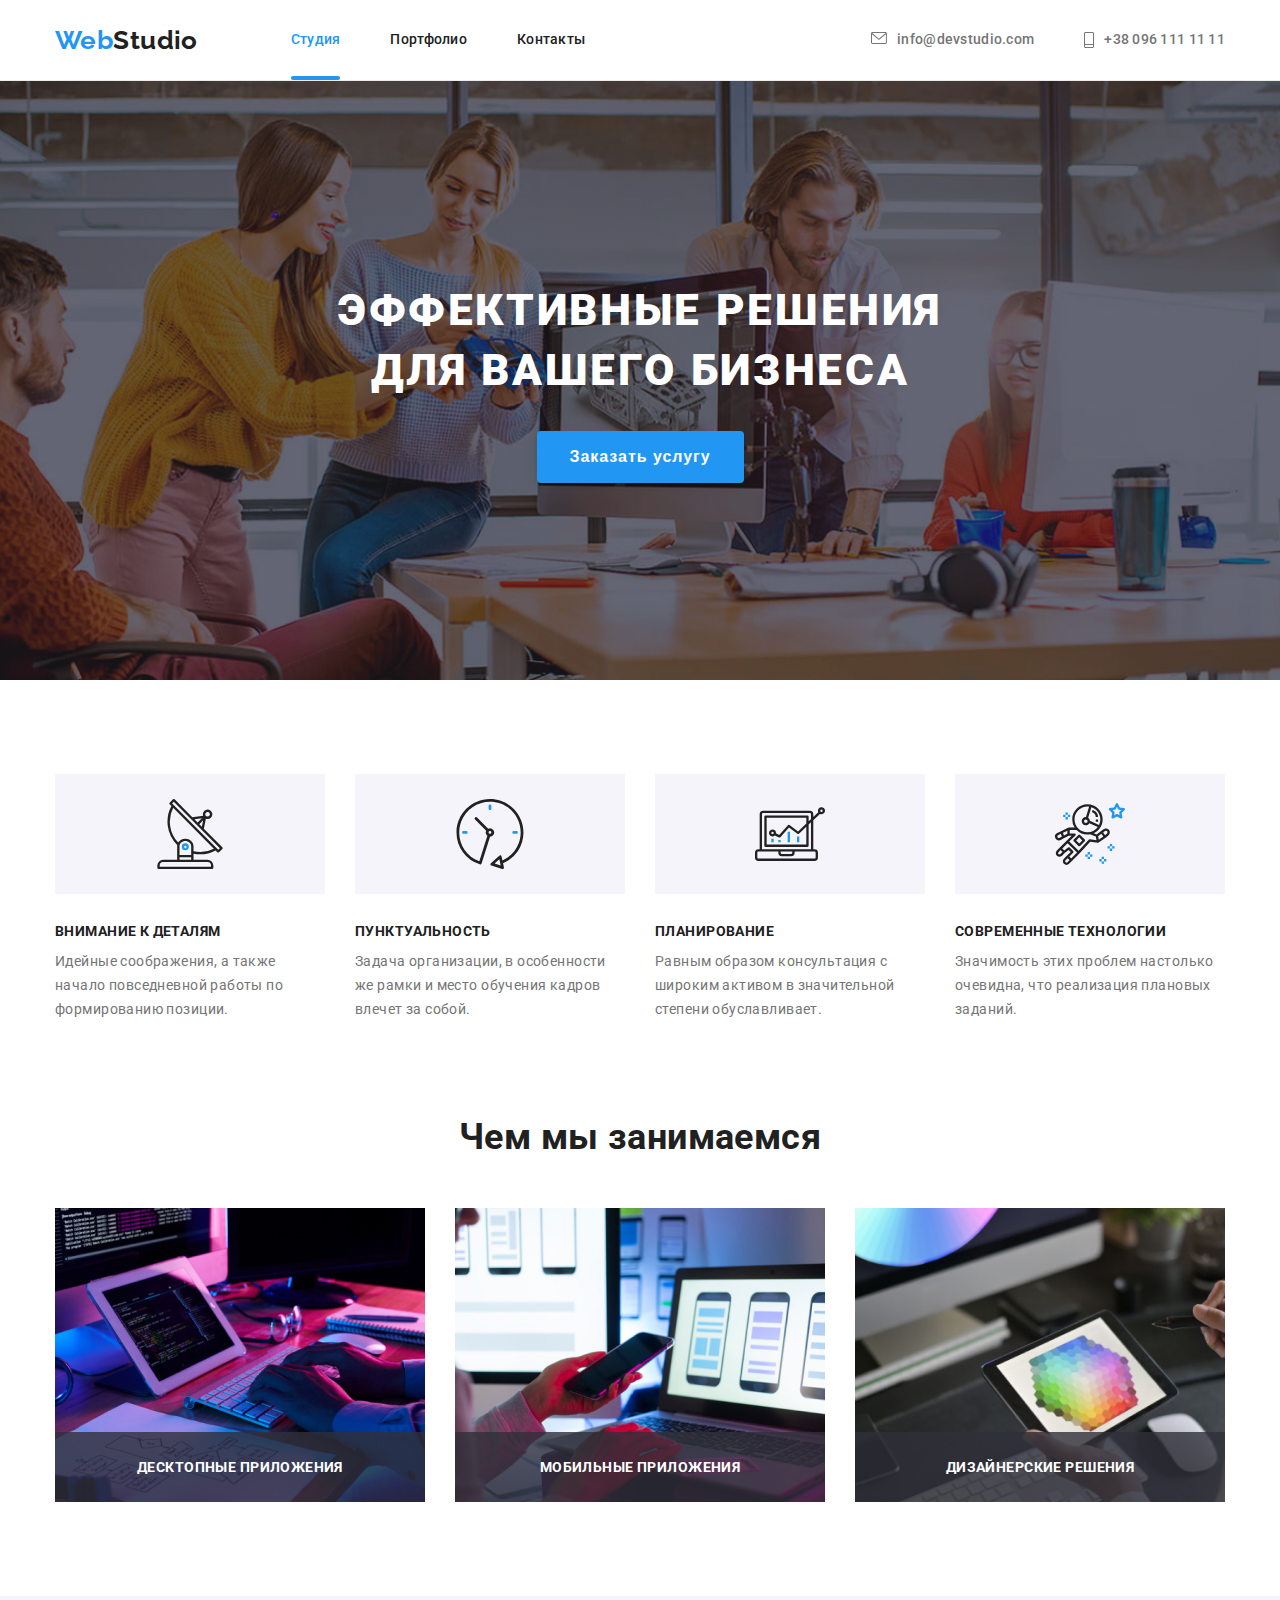
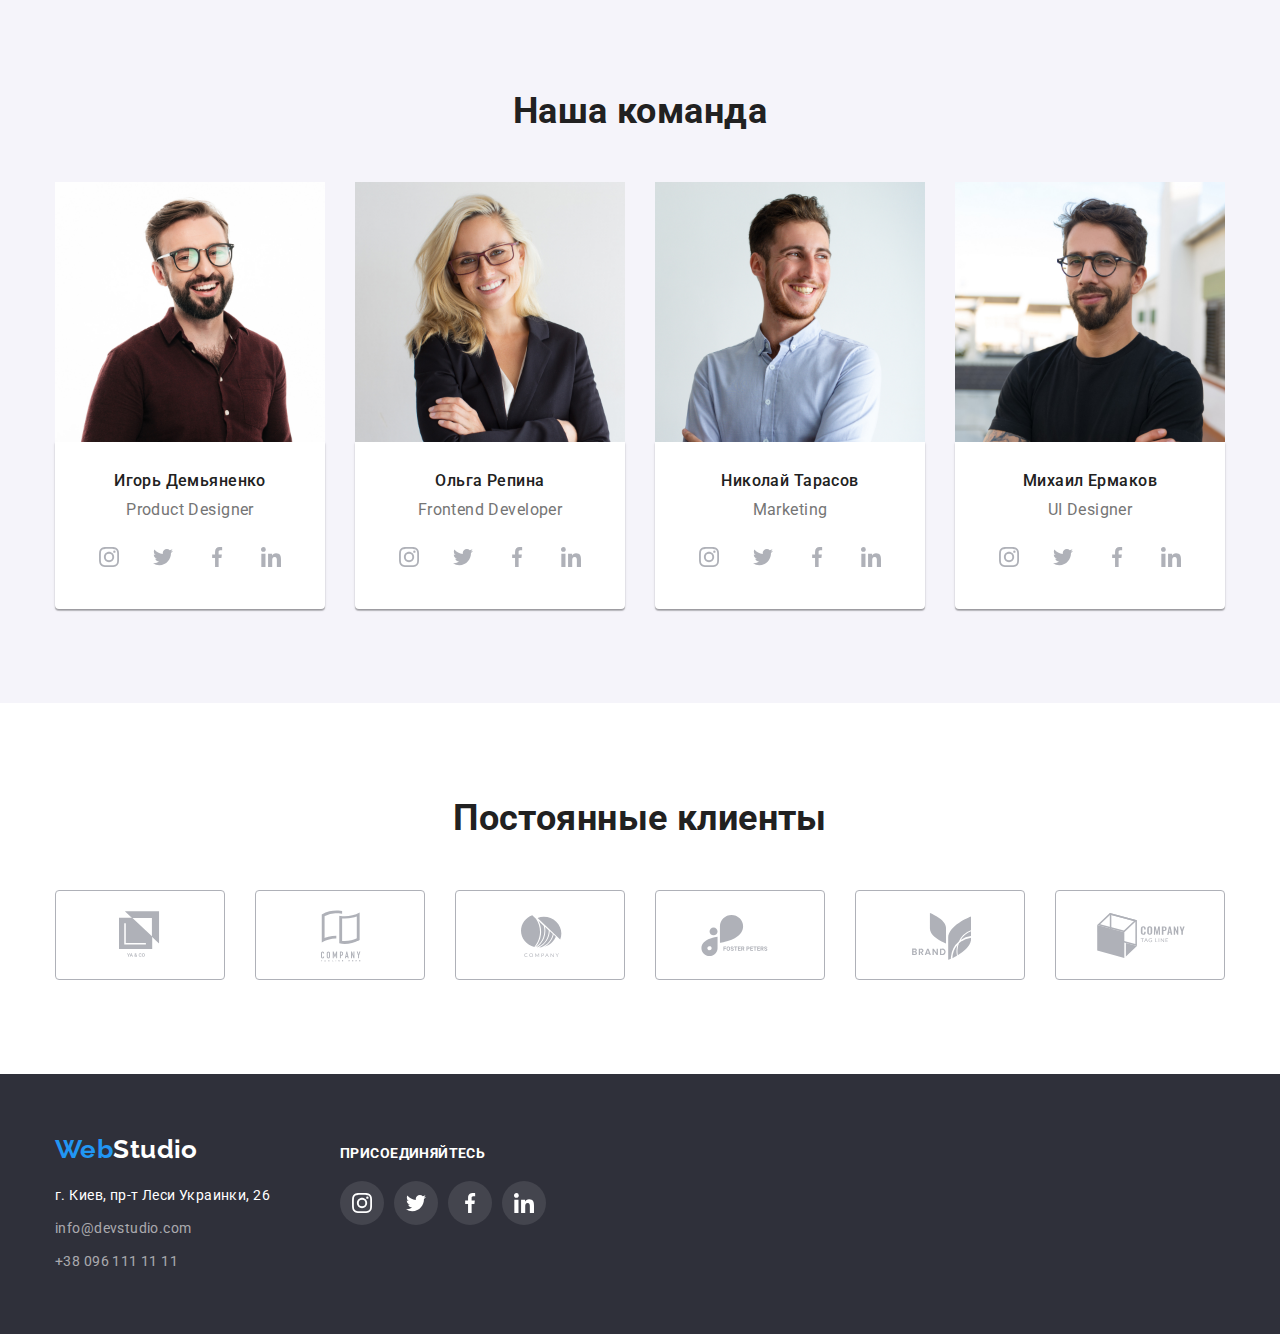
<file: index.html>
<!DOCTYPE html>
<html lang="ru">
  <head>
    <meta charset="UTF-8" />
    <meta name="viewport" content="width=device-width, initial-scale=1.0" />
    <title>Studio</title>
    <link rel="preconnect" href="https://fonts.gstatic.com" />
    <link
      href="https://fonts.googleapis.com/css2?family=Raleway:wght@700&family=Roboto:wght@400;500;700;900&display=swap"
      rel="stylesheet"
    />
    <link rel="stylesheet" href="./css/style.css" />
  </head>
  <body>
    <!-- PAGE HEADER -->
    <header class="site-header">
      <div class="container">
        <nav class="site-menu">
          <a class="logo" href="./index.html"><span>Web</span>Studio</a>

          <ul class="nav-menu list">
            <li class="item">
              <a class="link current" href="#">Студия</a>
            </li>
            <li class="item">
              <a class="link" href="./portfolio.html">Портфолио</a>
            </li>
            <li class="item">
              <a class="link" href="#">Контакты</a>
            </li>
          </ul>

          <ul class="contact-menu list">
            <li class="item">
              <a class="link" href="mailto:info@devstudio.com">
                <svg class="icon" width="16" height="12">
                  <use href="./img/sprite.svg#envelope"></use>
                </svg>
                <span>info@devstudio.com</span>
              </a>
            </li>
            <li class="item">
              <a class="link" href="mailto:info@devstudio.com">
                <svg class="icon" width="10" height="16">
                  <use href="./img/sprite.svg#phone"></use>
                </svg>
                <span>+38 096 111 11 11</span>
              </a>
            </li>
          </ul>
        </nav>
      </div>
    </header>

    <!-- MAIN CONTENT -->
    <main>
      <!-- HERO -->
      <section class="hero">
        <h1 class="hero-title">Эффективные решения<br />для вашего бизнеса</h1>
        <button class="hero-btn" type="button" data-modal-open>
          Заказать услугу
        </button>

        <div class="backdrop is-hidden" data-modal>
          <div class="modal">
            <button class="close-btn-box" data-modal-close></button>
          </div>
        </div>
      </section>

      <!-- FEATURES -->
      <section class="features">
        <div class="container">
          <h2 class="section-title visually-hidden">Our features</h2>

          <ul class="features-list list">
            <li class="item">
              <div class="icon-box">
                <svg class="icon" width="70" height="70">
                  <use href="./img/sprite.svg#antenna"></use>
                </svg>
              </div>
              <h3 class="title">Внимание к деталям</h3>
              <p class="text">
                Идейные соображения, а также начало повседневной работы по
                формированию позиции.
              </p>
            </li>
            <li class="item">
              <div class="icon-box">
                <svg class="icon" width="70" height="70">
                  <use href="./img/sprite.svg#clock"></use>
                </svg>
              </div>
              <h3 class="title">Пунктуальность</h3>
              <p class="text">
                Задача организации, в особенности же рамки и место обучения
                кадров влечет за собой.
              </p>
            </li>
            <li class="item">
              <div class="icon-box">
                <svg class="icon" width="70" height="70">
                  <use href="./img/sprite.svg#diagram"></use>
                </svg>
              </div>
              <h3 class="title">Планирование</h3>
              <p class="text">
                Равным образом консультация с широким активом в значительной
                степени обуславливает.
              </p>
            </li>
            <li class="item">
              <div class="icon-box">
                <svg class="icon" width="70" height="70">
                  <use href="./img/sprite.svg#astronaut"></use>
                </svg>
              </div>
              <h3 class="title">Современные технологии</h3>
              <p class="text">
                Значимость этих проблем настолько очевидна, что реализация
                плановых заданий.
              </p>
            </li>
          </ul>
        </div>
      </section>

      <!-- PRODUCT-->
      <section class="product">
        <div class="container">
          <h2 class="section-title">Чем мы занимаемся</h2>

          <ul class="product-list list">
            <li class="item">
              <img
                src="./img/product-1.jpg"
                width="370"
                height="294"
                alt="Десктопные приложения"
              />
              <p class="product-description">Десктопные приложения</p>
            </li>
            <li class="item">
              <img
                src="./img/product-2.jpg"
                width="370"
                height="294"
                alt="Мобильные приложения"
              />
              <p class="product-description">Мобильные приложения</p>
            </li>
            <li class="item">
              <img
                src="./img/product-3.jpg"
                width="370"
                height="294"
                alt="Дизайнерские решения"
              />
              <p class="product-description">Дизайнерские решения</p>
            </li>
          </ul>
        </div>
      </section>

      <!-- TEAM -->
      <section class="team">
        <div class="container">
          <h2 class="section-title">Наша команда</h2>

          <ul class="team-list list">
            <li class="item">
              <img
                class="card-image"
                src="./img/staff-1.jpg"
                width="270"
                height="260"
                alt="Фотография Игоря Демьяненко"
              />
              <div class="card-content">
                <h3 class="name">Игорь Демьяненко</h3>
                <p class="rank">Product Designer</p>

                <ul class="social-list-light list">
                  <li class="item">
                    <a class="link" href="">
                      <svg class="icon" width="20" height="20">
                        <use href="./img/sprite.svg#instagram"></use>
                      </svg>
                    </a>
                  </li>
                  <li class="item">
                    <a class="link" href="">
                      <svg class="icon" width="20" height="20">
                        <use href="./img/sprite.svg#twitter-1"></use>
                      </svg>
                    </a>
                  </li>
                  <li class="item">
                    <a class="link" href="">
                      <svg class="icon" width="20" height="20">
                        <use href="./img/sprite.svg#facebook"></use>
                      </svg>
                    </a>
                  </li>
                  <li class="item">
                    <a class="link" href="">
                      <svg class="icon" width="20" height="20">
                        <use href="./img/sprite.svg#linkedin"></use>
                      </svg>
                    </a>
                  </li>
                </ul>
              </div>
            </li>
            <li class="item">
              <img
                class="card-image"
                src="./img/staff-2.jpg"
                width="270"
                height="260"
                alt="Фотография Ольги Репиной"
              />
              <div class="card-content">
                <h3 class="name">Ольга Репина</h3>
                <p class="rank">Frontend Developer</p>

                <ul class="social-list-light list">
                  <li class="item">
                    <a class="link" href="">
                      <svg class="icon" width="20" height="20">
                        <use href="./img/sprite.svg#instagram"></use>
                      </svg>
                    </a>
                  </li>
                  <li class="item">
                    <a class="link" href="">
                      <svg class="icon" width="20" height="20">
                        <use href="./img/sprite.svg#twitter-1"></use>
                      </svg>
                    </a>
                  </li>
                  <li class="item">
                    <a class="link" href="">
                      <svg class="icon" width="20" height="20">
                        <use href="./img/sprite.svg#facebook"></use>
                      </svg>
                    </a>
                  </li>
                  <li class="item">
                    <a class="link" href="">
                      <svg class="icon" width="20" height="20">
                        <use href="./img/sprite.svg#linkedin"></use>
                      </svg>
                    </a>
                  </li>
                </ul>
              </div>
            </li>
            <li class="item">
              <img
                class="card-image"
                src="./img/staff-3.jpg"
                width="270"
                height="260"
                alt="Фотография Николая Тарасова"
              />
              <div class="card-content">
                <h3 class="name">Николай Тарасов</h3>
                <p class="rank">Marketing</p>

                <ul class="social-list-light list">
                  <li class="item">
                    <a class="link" href="">
                      <svg class="icon" width="20" height="20">
                        <use href="./img/sprite.svg#instagram"></use>
                      </svg>
                    </a>
                  </li>
                  <li class="item">
                    <a class="link" href="">
                      <svg class="icon" width="20" height="20">
                        <use href="./img/sprite.svg#twitter-1"></use>
                      </svg>
                    </a>
                  </li>
                  <li class="item">
                    <a class="link" href="">
                      <svg class="icon" width="20" height="20">
                        <use href="./img/sprite.svg#facebook"></use>
                      </svg>
                    </a>
                  </li>
                  <li class="item">
                    <a class="link" href="">
                      <svg class="icon" width="20" height="20">
                        <use href="./img/sprite.svg#linkedin"></use>
                      </svg>
                    </a>
                  </li>
                </ul>
              </div>
            </li>
            <li class="item">
              <img
                class="card-image"
                src="./img/staff-4.jpg"
                width="270"
                height="260"
                alt="Фотография Михаила Ермакова"
              />
              <div class="card-content">
                <h3 class="name">Михаил Ермаков</h3>
                <p class="rank">UI Designer</p>

                <ul class="social-list-light list">
                  <li class="item">
                    <a class="link" href="">
                      <svg class="icon" width="20" height="20">
                        <use href="./img/sprite.svg#instagram"></use>
                      </svg>
                    </a>
                  </li>
                  <li class="item">
                    <a class="link" href="">
                      <svg class="icon" width="20" height="20">
                        <use href="./img/sprite.svg#twitter-1"></use>
                      </svg>
                    </a>
                  </li>
                  <li class="item">
                    <a class="link" href="">
                      <svg class="icon" width="20" height="20">
                        <use href="./img/sprite.svg#facebook"></use>
                      </svg>
                    </a>
                  </li>
                  <li class="item">
                    <a class="link" href="">
                      <svg class="icon" width="20" height="20">
                        <use href="./img/sprite.svg#linkedin"></use>
                      </svg>
                    </a>
                  </li>
                </ul>
              </div>
            </li>
          </ul>
        </div>
      </section>

      <!-- CLIENTS -->
      <section class="clients">
        <div class="container">
          <h2 class="section-title">Постоянные клиенты</h2>

          <ul class="clients-list list">
            <li class="item">
              <a class="link link-logo-1" href="">
                <svg class="icon" width="44.27" height="49.23">
                  <use href="./img/sprite.svg#logo-1"></use>
                </svg>
              </a>
            </li>
            <li class="item">
              <a class="link link-logo-2" href="">
                <svg class="icon" width="40" height="52">
                  <use href="./img/sprite.svg#logo-2"></use>
                </svg>
              </a>
            </li>
            <li class="item">
              <a class="link link-logo-3" href="">
                <svg class="icon" width="41" height="42.6">
                  <use href="./img/sprite.svg#logo-3"></use>
                </svg>
              </a>
            </li>
            <li class="item">
              <a class="link link-logo-4" href="">
                <svg class="icon" width="79.66" height="42.02">
                  <use href="./img/sprite.svg#logo-4"></use>
                </svg>
              </a>
            </li>
            <li class="item">
              <a class="link link-logo-5" href="">
                <svg class="icon" width="59" height="47">
                  <use href="./img/sprite.svg#logo-5"></use>
                </svg>
              </a>
            </li>
            <li class="item">
              <a class="link link-logo-6" href="">
                <svg class="icon" width="88.48" height="45.44">
                  <use href="./img/sprite.svg#logo-6"></use>
                </svg>
              </a>
            </li>
          </ul>
        </div>
      </section>
    </main>

    <!--  PAGE FOOTER -->
    <footer class="footer">
      <div class="container">
        <div class="footer-inner">
          <div class="address-box">
            <a class="logo" href="./index.html"
              ><span>Web</span><span class="logo-accent">Studio</span></a
            >

            <address class="address-list">
              <a
                class="address-link link"
                href="https://goo.gl/maps/etGkYaVcKBRJmerx5"
                target="_blank"
              >
                г. Киев, пр-т Леси Украинки, 26</a
              ><br />
              <a class="contact-link link" href="mailto:info@devstudio.com"
                >info@devstudio.com</a
              ><br />
              <a class="contact-link link" href="tel:+380961111111">
                +38 096 111 11 11</a
              >
            </address>
          </div>
          <div class="social-box">
            <b class="sign-up">Присоединяйтесь</b>

            <ul class="social-list-dark list">
              <li class="item">
                <a class="link" href="">
                  <svg class="icon" width="20" height="20">
                    <use href="./img/sprite.svg#instagram"></use>
                  </svg>
                </a>
              </li>
              <li class="item">
                <a class="link" href="">
                  <svg class="icon" width="20" height="20">
                    <use href="./img/sprite.svg#twitter-1"></use>
                  </svg>
                </a>
              </li>
              <li class="item">
                <a class="link" href="">
                  <svg class="icon" width="20" height="20">
                    <use href="./img/sprite.svg#facebook"></use>
                  </svg>
                </a>
              </li>
              <li class="item">
                <a class="link" href="">
                  <svg class="icon" width="20" height="20">
                    <use href="./img/sprite.svg#linkedin"></use>
                  </svg>
                </a>
              </li>
            </ul>
          </div>
        </div>
      </div>
    </footer>

    <script src="./js/modal.js"></script>
  </body>
</html>
</file>
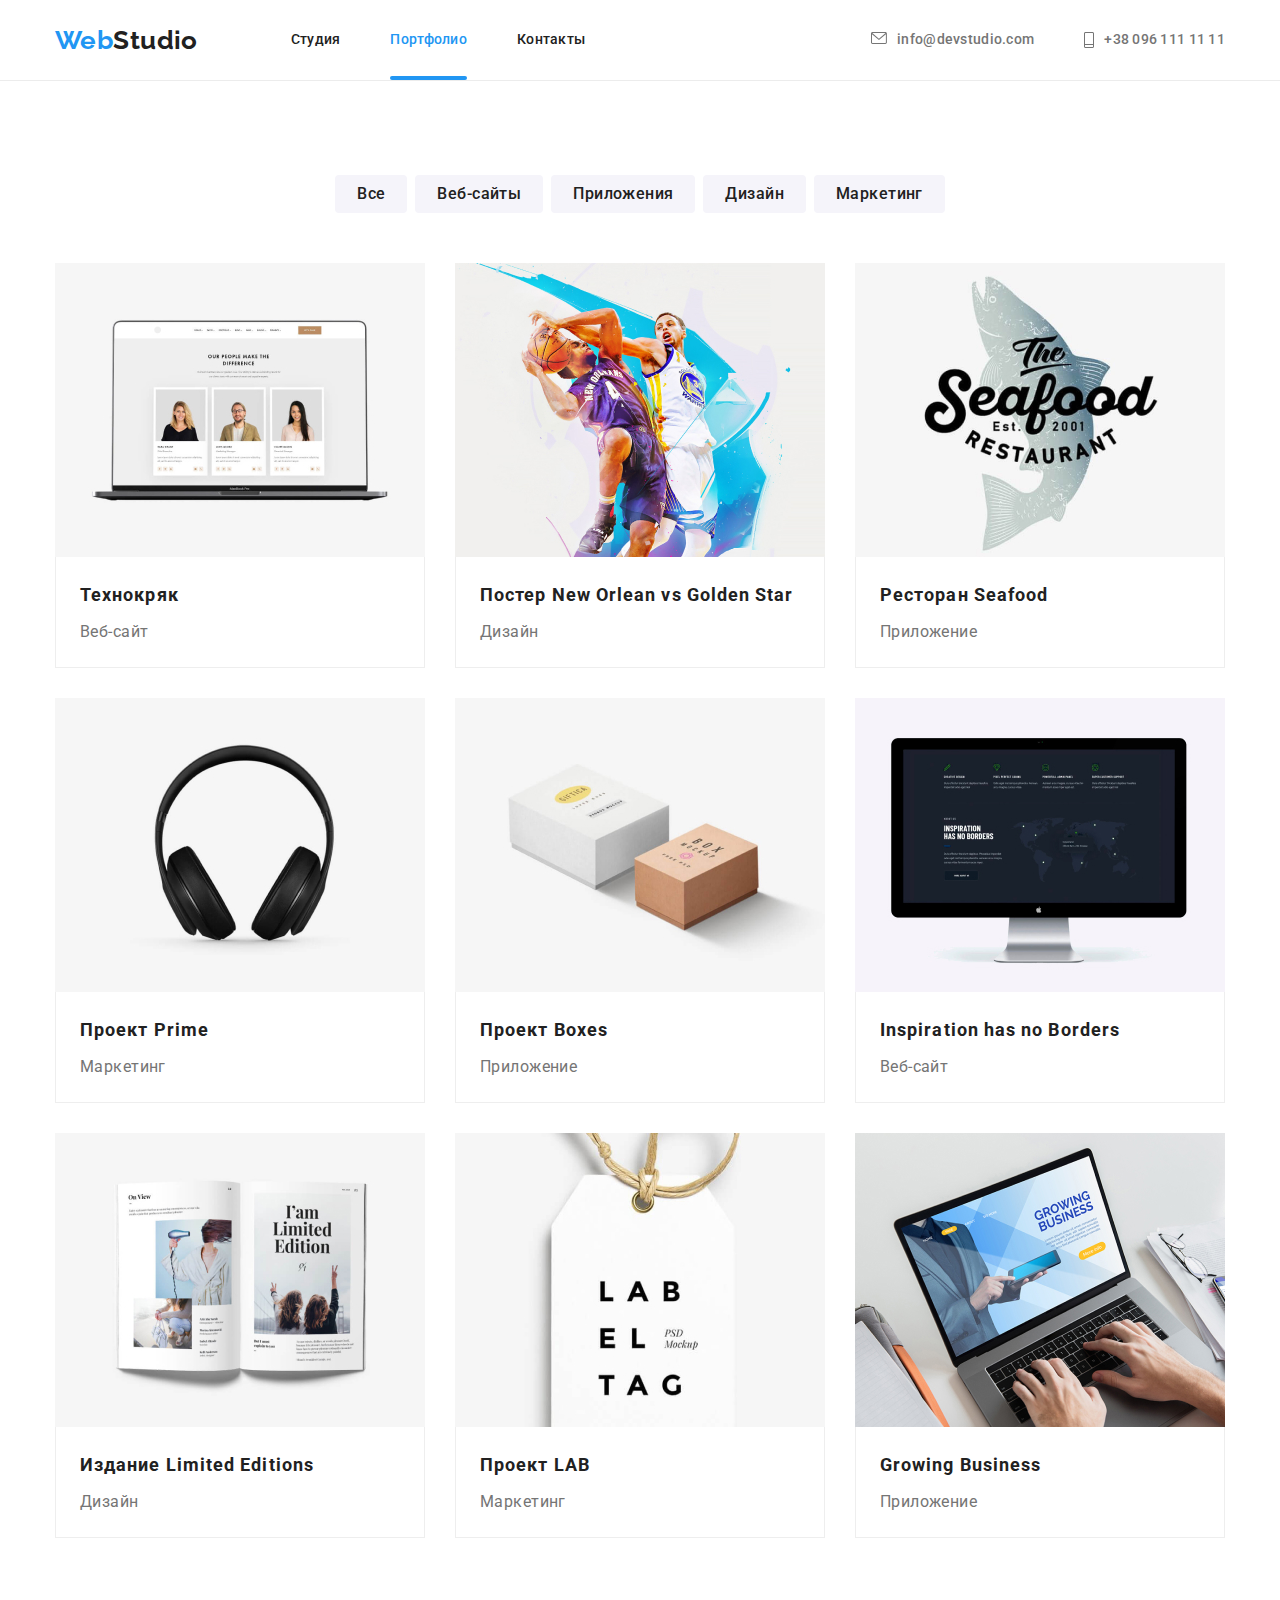
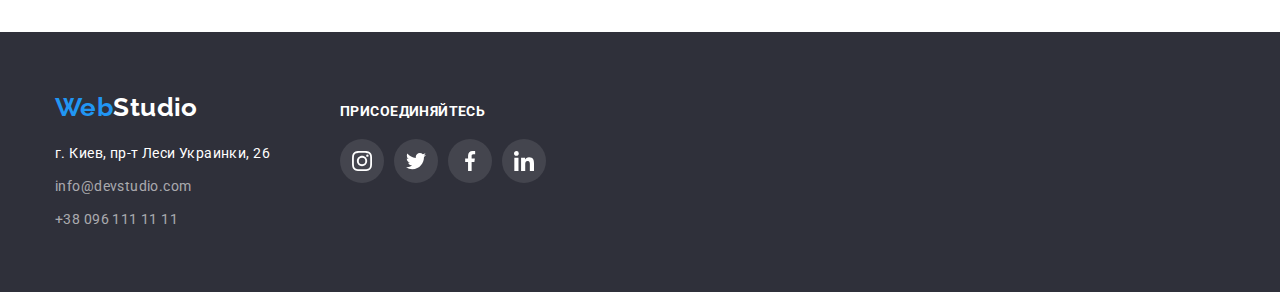
<file: portfolio.html>
<!DOCTYPE html>
<html lang="ru">
  <head>
    <meta charset="UTF-8" />
    <meta name="viewport" content="width=device-width, initial-scale=1.0" />
    <title>Portfolio</title>
    <link rel="preconnect" href="https://fonts.gstatic.com" />
    <link
      href="https://fonts.googleapis.com/css2?family=Raleway:wght@700&family=Roboto:wght@400;500;700;900&display=swap"
      rel="stylesheet"
    />
    <link rel="stylesheet" href="./css/style.css" />
  </head>
  <body>
    <!-- Page header -->
    <header class="site-header">
      <div class="container">
        <nav class="site-menu">
          <a class="logo" href="./index.html"><span>Web</span>Studio</a>

          <ul class="nav-menu list">
            <li class="item">
              <a class="link" href="./index.html">Студия</a>
            </li>
            <li class="item">
              <a class="link current" href="#">Портфолио</a>
            </li>
            <li class="item">
              <a class="link" href="#">Контакты</a>
            </li>
          </ul>

          <ul class="contact-menu list">
            <li class="item">
              <a class="link" href="mailto:info@devstudio.com">
                <svg class="icon" width="16" height="12">
                  <use href="./img/sprite.svg#envelope"></use>
                </svg>
                <span>info@devstudio.com</span>
              </a>
            </li>
            <li class="item">
              <a class="link" href="mailto:info@devstudio.com">
                <svg class="icon" width="10" height="16">
                  <use href="./img/sprite.svg#phone"></use>
                </svg>
                <span>+38 096 111 11 11</span>
              </a>
            </li>
          </ul>
        </nav>
      </div>
    </header>

    <!-- Main content -->
    <main>
      <section class="portfolio">
        <div class="container">
          <ul class="filter-list list">
            <li class="item">
              <button class="filter-btn" type="button">Все</button>
            </li>
            <li class="item">
              <button class="filter-btn" type="button">Веб-сайты</button>
            </li>
            <li class="item">
              <button class="filter-btn" type="button">Приложения</button>
            </li>
            <li class="item">
              <button class="filter-btn" type="button">Дизайн</button>
            </li>
            <li class="item">
              <button class="filter-btn" type="button">Маркетинг</button>
            </li>
          </ul>

          <h1 class="section-title visually-hidden">Портфолио</h1>
          <ul class="portfolio-list list">
            <li class="card">
              <a class="link" href="">
                <div class="card-thumb">
                  <img
                    class="card-image"
                    src="./img/portfolio/technokriak.jpg"
                    width="370"
                    height="294"
                    alt="Ноутбук"
                  />
                  <p class="card-description">
                    Технокряк это современная площадка распространения
                    коронавируса. Компании используют эту платформу для
                    цифрового шпионажа и атак на защищённые сервера конкурентов.
                  </p>
                </div>
                <div class="card-content">
                  <h2 class="title">Технокряк</h2>
                  <p class="text">Веб-сайт</p>
                </div>
              </a>
            </li>
            <li class="card">
              <a class="link" href="">
                <div class="card-thumb">
                  <img
                    class="card-image"
                    src="./img/portfolio/new-orlean.jpg"
                    width="370"
                    height="294"
                    alt="Два баскетболиста"
                  />
                  <p class="card-description">
                    Технокряк это современная площадка распространения
                    коронавируса. Компании используют эту платформу для
                    цифрового шпионажа и атак на защищённые сервера конкурентов.
                  </p>
                </div>
                <div class="card-content">
                  <h2 class="title">Постер New Orlean vs Golden Star</h2>
                  <p class="text">Дизайн</p>
                </div>
              </a>
            </li>
            <li class="card">
              <a class="link" href="">
                <div class="card-thumb">
                  <img
                    class="card-image"
                    src="./img/portfolio/seafood.jpg"
                    width="370"
                    height="294"
                    alt="Логотип ресторана &lt;Seafood&gt;"
                  />
                  <p class="card-description">
                    Технокряк это современная площадка распространения
                    коронавируса. Компании используют эту платформу для
                    цифрового шпионажа и атак на защищённые сервера конкурентов.
                  </p>
                </div>
                <div class="card-content">
                  <h2 class="title">Ресторан Seafood</h2>
                  <p class="text">Приложение</p>
                </div>
              </a>
            </li>
            <li class="card">
              <a class="link" href="">
                <div class="card-thumb">
                  <img
                    class="card-image"
                    src="./img/portfolio/prime.jpg"
                    width="370"
                    height="294"
                    alt="Фотография наушников"
                  />
                  <p class="card-description">
                    Технокряк это современная площадка распространения
                    коронавируса. Компании используют эту платформу для
                    цифрового шпионажа и атак на защищённые сервера конкурентов.
                  </p>
                </div>
                <div class="card-content">
                  <h2 class="title">Проект Prime</h2>
                  <p class="text">Маркетинг</p>
                </div>
              </a>
            </li>
            <li class="card">
              <a class="link" href="">
                <div class="card-thumb">
                  <img
                    class="card-image"
                    src="./img/portfolio/boxes.jpg"
                    width="370"
                    height="294"
                    alt="Две коробки"
                  />
                  <p class="card-description">
                    Технокряк это современная площадка распространения
                    коронавируса. Компании используют эту платформу для
                    цифрового шпионажа и атак на защищённые сервера конкурентов.
                  </p>
                </div>
                <div class="card-content">
                  <h2 class="title">Проект Boxes</h2>
                  <p class="text">Приложение</p>
                </div>
              </a>
            </li>
            <li class="card">
              <a class="link" href="">
                <div class="card-thumb">
                  <img
                    class="card-image"
                    src="./img/portfolio/inspiration.jpg"
                    width="370"
                    height="294"
                    alt="Монитор"
                  />
                  <p class="card-description">
                    Технокряк это современная площадка распространения
                    коронавируса. Компании используют эту платформу для
                    цифрового шпионажа и атак на защищённые сервера конкурентов.
                  </p>
                </div>
                <div class="card-content">
                  <h2 class="title">Inspiration has no Borders</h2>
                  <p class="text">Веб-сайт</p>
                </div>
              </a>
            </li>
            <li class="card">
              <a class="link" href="">
                <div class="card-thumb">
                  <img
                    class="card-image"
                    src="./img/portfolio/limited.jpg"
                    width="370"
                    height="294"
                    alt="Журнал &lt;Limited Edition&gt;"
                  />
                  <p class="card-description">
                    Технокряк это современная площадка распространения
                    коронавируса. Компании используют эту платформу для
                    цифрового шпионажа и атак на защищённые сервера конкурентов.
                  </p>
                </div>
                <div class="card-content">
                  <h2 class="title">Издание Limited Editions</h2>
                  <p class="text">Дизайн</p>
                </div>
              </a>
            </li>
            <li class="card">
              <a class="link" href="">
                <div class="card-thumb">
                  <img
                    class="card-image"
                    src="./img/portfolio/lab.jpg"
                    width="370"
                    height="294"
                    alt="Бирка &lt;LAB EL TAG&gt;"
                  />
                  <p class="card-description">
                    Технокряк это современная площадка распространения
                    коронавируса. Компании используют эту платформу для
                    цифрового шпионажа и атак на защищённые сервера конкурентов.
                  </p>
                </div>
                <div class="card-content">
                  <h2 class="title">Проект LAB</h2>
                  <p class="text">Маркетинг</p>
                </div>
              </a>
            </li>
            <li class="card">
              <a class="link" href="">
                <div class="card-thumb">
                  <img
                    class="card-image"
                    src="./img/portfolio/business.jpg"
                    width="370"
                    height="294"
                    alt="Ноутбук"
                  />
                  <p class="card-description">
                    Технокряк это современная площадка распространения
                    коронавируса. Компании используют эту платформу для
                    цифрового шпионажа и атак на защищённые сервера конкурентов.
                  </p>
                </div>
                <div class="card-content">
                  <h2 class="title">Growing Business</h2>
                  <p class="text">Приложение</p>
                </div>
              </a>
            </li>
          </ul>
        </div>
      </section>
    </main>

    <!--  Page footer -->
    <footer class="footer">
      <div class="container">
        <div class="footer-inner">
          <div class="address-box">
            <a class="logo" href="./index.html"
              ><span>Web</span><span class="logo-accent">Studio</span></a
            >

            <address class="address-list">
              <a
                class="address-link link"
                href="https://goo.gl/maps/etGkYaVcKBRJmerx5"
                target="_blank"
              >
                г. Киев, пр-т Леси Украинки, 26</a
              ><br />
              <a class="contact-link link" href="mailto:info@devstudio.com"
                >info@devstudio.com</a
              ><br />
              <a class="contact-link link" href="tel:+380961111111">
                +38 096 111 11 11</a
              >
            </address>
          </div>
          <div class="social-box">
            <b class="sign-up">Присоединяйтесь</b>

            <ul class="social-list-dark list">
              <li class="item">
                <a class="link" href="">
                  <svg class="icon" width="20" height="20">
                    <use href="./img/sprite.svg#instagram"></use>
                  </svg>
                </a>
              </li>
              <li class="item">
                <a class="link" href="">
                  <svg class="icon" width="20" height="20">
                    <use href="./img/sprite.svg#twitter-1"></use>
                  </svg>
                </a>
              </li>
              <li class="item">
                <a class="link" href="">
                  <svg class="icon" width="20" height="20">
                    <use href="./img/sprite.svg#facebook"></use>
                  </svg>
                </a>
              </li>
              <li class="item">
                <a class="link" href="">
                  <svg class="icon" width="20" height="20">
                    <use href="./img/sprite.svg#linkedin"></use>
                  </svg>
                </a>
              </li>
            </ul>
          </div>
        </div>
      </div>
    </footer>
  </body>
</html>
</file>
<file: css/style.css>
:root {
  --primary-text-color: #757575;
  --additional-text-color: #212121;
  --accent-color: #2196f3;
  --primary-bg-color: #2f303a;
  --primary-white-color: #ffffff;
  --additional-bg-color: #f5f4fa;
}

html {
  box-sizing: border-box;
  background-color: #e5e5e5;
}

*,
*::before,
*::after {
  box-sizing: inherit;
}

body {
  margin: 0;

  font-family: 'Roboto', sans-serif;
  font-style: normal;
  font-weight: 400;
  font-size: 14px;
  line-height: 1.71;
  letter-spacing: 0.03em;

  color: var(--primary-text-color);
  background-color: var(--primary-white-color);
}

.container {
  width: 1200px;
  padding-left: 15px;
  padding-right: 15px;
  margin-left: auto;
  margin-right: auto;
}

/* Утилитарный класс для списка */
.list {
  padding: 0;
  margin: 0;
  list-style-type: none;
}

/* Утилитарный класс для сокрытия элемента */
.visually-hidden {
  position: absolute;
  width: 1px;
  height: 1px;
  margin: -1px;
  border: 0;
  padding: 0;
  clip: rect(0 0 0 0);
  overflow: hidden;
}

/* Утилитарный класс для <img> */
img {
  display: block;
  max-width: 100%;
  height: auto;
}

/*Header for all pages
====================== */
/* .site-header {
  border-bottom: 1px solid #ececec;
} */

.site-menu {
  display: flex;
  align-items: center;
}

.logo {
  font-family: 'Raleway', sans-serif;
  font-weight: 700;
  font-size: 26px;
  line-height: 1.17;
  text-decoration: none;

  color: var(--additional-text-color);
}

.logo span {
  color: var(--accent-color);
}

.nav-menu {
  display: flex;
  margin-left: 93px;
}

.nav-menu .item:not(:last-child) {
  margin-right: 50px;
}

.link {
  text-decoration: none;
}

.nav-menu .link {
  display: block;
  padding-top: 32px;
  padding-bottom: 32px;

  font-weight: 500;
  line-height: 1.14;
  letter-spacing: 0.02em;

  color: var(--additional-text-color);
  transition: color 250ms cubic-bezier(0.4, 0, 0.2, 1);
}

.nav-menu .link:hover,
.nav-menu .link:focus {
  color: var(--accent-color);
}

.link.current {
  position: relative;
  color: var(--accent-color);
}

.link.current::after {
  position: absolute;
  content: '';
  bottom: 0;
  left: 0;

  width: 100%;
  height: 4px;
  border-radius: 2px;

  background-color: var(--accent-color);
}

.contact-menu {
  display: flex;
  margin-left: auto;
}

.contact-menu .item:not(:last-child) {
  margin-right: 50px;
}

.contact-menu .link {
  display: inline-flex;
  align-self: baseline;
  padding-top: 32px;
  padding-bottom: 32px;

  font-weight: 500;
  line-height: 1.14;
  letter-spacing: 0.02em;

  color: var(--primary-text-color);
  transition: color 250ms cubic-bezier(0.4, 0, 0.2, 1);
}

.contact-menu .link:hover,
.contact-menu .link:focus {
  color: var(--accent-color);
}

.contact-menu .icon {
  margin-right: 10px;
  fill: var(--primary-text-color);
  transition: fill 250ms cubic-bezier(0.4, 0, 0.2, 1);
}

.contact-menu .link:hover .icon,
.contact-menu .link:focus .icon {
  fill: var(--accent-color);
}

/* STUDIA - MAIN PAGE
======================*/
.hero {
  max-width: 1600px;
  height: 600px;
  padding-top: 200px;
  padding-bottom: 200px;
  margin: 0 auto;
  border-top: 1px solid #ececec;

  text-align: center;

  background-color: var(--primary-bg-color);
  background-image: linear-gradient(
      to right,
      rgba(47, 48, 58, 0.4),
      rgba(47, 48, 58, 0.4)
    ),
    url('../img/hero-bg.jpg');
  background-position: center;
  background-size: cover;
  background-repeat: no-repeat;
}

.hero-title {
  margin-top: 0;
  margin-bottom: 30px;

  font-weight: 900;
  font-size: 44px;
  line-height: 1.36;
  letter-spacing: 0.06em;
  text-transform: uppercase;

  color: var(--primary-white-color);
}

.hero-btn {
  display: inline-block;
  padding: 10px 32px;
  border: 1px solid transparent;
  border-radius: 4px;

  font-weight: 700;
  font-size: 16px;
  line-height: 1.875;
  letter-spacing: 0.06em;

  color: var(--primary-white-color);
  background-color: var(--accent-color);
  box-shadow: 0 4px 4px rgba(0, 0, 0, 0.15);

  transition: background-color 250ms cubic-bezier(0.4, 0, 0.2, 1);
}

.hero-btn:hover,
.hero-btn:focus {
  background-color: #188ce8;
}

.backdrop {
  position: fixed;
  top: 0;
  left: 0;
  width: 100%;
  height: 100%;

  background-color: rgba(0, 0, 0, 0.2);
  z-index: 2;
}

.backdrop.is-hidden {
  opacity: 0;
  pointer-events: none;
}

.modal {
  position: absolute;
  width: 528px;
  height: 581px;
  top: 50%;
  left: 50%;
  transform: translate(-50%, -50%);
  padding-top: 260px;
  padding-bottom: 261px;

  background-color: var(--primary-white-color);
  box-shadow: 0px 1px 3px rgba(0, 0, 0, 0.12), 0px 1px 1px rgba(0, 0, 0, 0.14),
    0px 2px 1px rgba(0, 0, 0, 0.2);
  border-radius: 4px;
}

.close-btn-box {
  position: absolute;
  display: block;
  top: 8px;
  right: 8px;

  margin: 0;
  width: 30px;
  height: 30px;
  border: 1px solid rgba(0, 0, 0, 0.1);
  border-radius: 50%;

  background-color: var(--primary-white-color);
  background-image: url(../img/close-btn.svg);
  background-size: contain;
  background-repeat: no-repeat;
  background-position: center;
}

/* STUDIA - Features */
.features {
  padding-top: 94px;
  padding-bottom: 94px;
}

.section-title {
  font-weight: 700;
  font-size: 36px;
  line-height: 1.17;

  color: var(--additional-text-color);
}

.features-list {
  display: flex;
}

.features-list .item {
  width: calc((100% - 90px) / 4);
}

.features-list .item:not(:last-child) {
  margin-right: 30px;
}

.icon-box {
  padding-top: 25px;
  padding-bottom: 25px;
  margin-bottom: 30px;

  text-align: center;

  background-color: var(--additional-bg-color);
}

.icon-box .icon {
  display: block;
  width: 100%;
}

.features-list .title {
  margin-top: 0;
  margin-bottom: 10px;

  font-size: 14px;
  font-weight: 700;
  line-height: 1.14;
  text-transform: uppercase;

  color: var(--additional-text-color);
}

.features-list .text {
  margin-top: 0;
  margin-bottom: 0;
}

/* STUDIA - Product */
.product {
  padding-bottom: 94px;
}

.product .section-title {
  margin-top: 0;
  margin-bottom: 50px;
  text-align: center;
}

.product-list {
  display: flex;
}

.product-list .item:not(:last-child) {
  margin-right: 30px;
}

.item {
  position: relative;
}

.product-description {
  display: block;
  position: absolute;
  margin: 0;
  bottom: 0;
  left: 0;
  width: 100%;
  height: 70px;
  padding-top: 27px;
  padding-bottom: 27px;

  font-weight: 700;
  line-height: 1.143;
  text-align: center;
  text-transform: uppercase;

  color: var(--primary-white-color);
  background-color: rgba(47, 48, 58, 0.8);
}

/* STUDIA - Team */
.team {
  padding-top: 94px;
  padding-bottom: 94px;
  background-color: var(--additional-bg-color);
}

.team .section-title {
  margin-top: 0;
  margin-bottom: 50px;
  text-align: center;
}

.team-list {
  display: flex;
}

.team-list .item:not(:last-child) {
  margin-right: 30px;
}

.team-list .card-content {
  display: flex;
  flex-direction: column;
  align-items: center;
  padding-top: 30px;
  padding-bottom: 30px;

  background-color: var(--primary-white-color);

  box-shadow: 0px 1px 3px rgba(0, 0, 0, 0.12), 0px 1px 1px rgba(0, 0, 0, 0.14),
    0px 2px 1px rgba(0, 0, 0, 0.2);
  border-bottom-left-radius: 4px;
  border-bottom-right-radius: 4px;
}

.name {
  margin-top: 0;
  margin-bottom: 10px;

  font-weight: 500;
  font-size: 16px;
  line-height: 1.17;

  color: var(--additional-text-color);
}

.rank {
  margin-top: 0;
  margin-bottom: 16px;

  font-size: 16px;
  line-height: 1.17;
}

.social-list-light {
  display: flex;
}

.social-list-light > .item:not(:last-child) {
  margin-right: 10px;
}

.social-list-light .link {
  display: block;
  width: 44px;
  height: 44px;
  padding: 12px;
  border-radius: 50%;

  background-color: var(--primary-white-color);
  transition: background-color 250ms cubic-bezier(0.4, 0, 0.2, 1);
}

.social-list-light .link:hover,
.social-list-light .link:focus {
  background-color: var(--accent-color);
}

.social-list-light .icon {
  fill: #afb1b8;
  transition: fill 250ms cubic-bezier(0.4, 0, 0.2, 1);
}

.social-list-light .link:hover .icon,
.social-list-light .link:focus .icon {
  fill: var(--primary-white-color);
}

/* STUDIA - Clients */
.clients {
  padding-top: 94px;
  padding-bottom: 94px;
}

.clients .section-title {
  margin-top: 0;
  margin-bottom: 50px;
  text-align: center;
}

.clients-list {
  display: flex;
}

.clients-list > .item:not(:last-child) {
  margin-right: 30px;
}

.clients-list .link {
  display: block;
  width: 170px;
  height: 90px;
  border: 1px solid #afb1b8;
  border-radius: 4px;

  transition: border 250ms cubic-bezier(0.4, 0, 0.2, 1);
}

.clients-list .link:hover,
.clients-list .link:focus {
  border: 1px solid var(--accent-color);
}

.clients-list .icon {
  fill: #afb1b8;
  transition: fill 250ms cubic-bezier(0.4, 0, 0.2, 1);
}

.clients-list .link:hover .icon,
.clients-list .link:focus .icon {
  fill: var(--accent-color);
}

.link-logo-1 {
  padding: 20px 63px;
}

.link-logo-2 {
  padding: 19px 65px;
}

.link-logo-3 {
  padding: 24px 65px;
}

.link-logo-4 {
  padding: 24px 45px;
}

.link-logo-5 {
  padding: 22px 55px 21px 56px;
}

.link-logo-6 {
  padding: 22px 41px;
}

/* PORTFOLIO
=============*/
.portfolio {
  padding-top: 94px;
  padding-bottom: 94px;
  border-top: 1px solid #ececec;
}

.filter-list {
  display: flex;
  justify-content: center;
  margin-bottom: 50px;
}

.filter-list .item:not(:last-child) {
  margin-right: 8px;
}

.filter-btn {
  display: inline-block;
  padding: 6px 22px;
  border-radius: 4px;
  border: transparent;

  font-family: inherit;
  font-weight: 500;
  font-size: 16px;
  line-height: 1.625;
  letter-spacing: inherit;

  color: var(--additional-text-color);
  background-color: var(--additional-bg-color);

  transition: color 250ms cubic-bezier(0.4, 0, 0.2, 1),
    background-color 250ms cubic-bezier(0.4, 0, 0.2, 1);
}

.filter-btn:hover,
.filter-btn:focus {
  color: var(--primary-white-color);
  background-color: var(--accent-color);
}

.portfolio-list {
  display: flex;
  flex-wrap: wrap;
}

.portfolio-list .card {
  width: calc((100% - 60px) / 3);

  transition: box-shadow 250ms cubic-bezier(0.4, 0, 0.2, 1);
}

.portfolio-list .card:not(:nth-child(3n + 3)) {
  margin-right: 30px;
}

.portfolio-list .card:not(:nth-last-child(-n + 3)) {
  margin-bottom: 30px;
}

.portfolio-list .card:hover {
  box-shadow: 0 1px 1px rgba(0, 0, 0, 0.12), 0 4px 4px rgba(0, 0, 0, 0.06),
    1px 4px 6px rgba(0, 0, 0, 0.16);
}

.portfolio-list .link {
  display: block;
  text-decoration: none;
}

.portfolio-list .link:focus {
  box-shadow: 0 1px 1px rgba(0, 0, 0, 0.12), 0 4px 4px rgba(0, 0, 0, 0.06),
    1px 4px 6px rgba(0, 0, 0, 0.16);
}

.card-thumb {
  position: relative;
}

.card-thumb::before {
  position: absolute;
  content: '';
  bottom: 0;
  left: 0;
  width: 100%;
  height: 0;

  background-color: rgba(33, 150, 243, 0.9);
  opacity: 0;
}

.card-description {
  position: absolute;
  margin: 0;
  top: 0;
  left: 0;
  padding: 63px 24px;

  font-size: 18px;
  line-height: 1.56;

  color: var(--primary-white-color);

  opacity: 0;
}

.card .link:hover .card-thumb::before,
.card .link:focus .card-thumb::before {
  opacity: 1;
  height: 100%;
  transition: opacity 250ms cubic-bezier(0.4, 0, 0.2, 1),
    height 250ms cubic-bezier(0.4, 0, 0.2, 1);
}

.card .link:hover .card-description,
.card .link:focus .card-description {
  opacity: 1;
  transition: opacity 250ms cubic-bezier(0.4, 0, 0.2, 1);
}

.portfolio-list .card-content {
  padding: 20px 24px;
  border-left: 1px solid #eeeeee;
  border-right: 1px solid #eeeeee;
  border-bottom: 1px solid #eeeeee;
}

.portfolio-list .title {
  margin-top: 0;
  margin-bottom: 4px;

  font-weight: 700;
  font-size: 18px;
  line-height: 2;
  letter-spacing: 0.06em;

  color: var(--additional-text-color);
}

.portfolio-list .text {
  margin-top: 0;
  margin-bottom: 0;

  font-size: 16px;
  line-height: 1.875;

  color: var(--primary-text-color);
}

/*Footer for all pages
====================== */
.footer {
  padding-top: 60px;
  padding-bottom: 60px;

  background-color: var(--primary-bg-color);
}

.footer-inner {
  display: flex;
  align-items: baseline;
}

.address-box {
  margin-right: 70px;
}

.footer .logo {
  display: inline-block;
  margin-bottom: 20px;
}

.logo .logo-accent {
  color: var(--primary-white-color);
}

.address-list {
  font-style: normal;
}

.address-list .link {
  display: inline-block;
}

.address-list .link:not(:last-child) {
  margin-bottom: 9px;
}

.address-link {
  color: var(--primary-white-color);
}

.contact-link {
  color: rgba(255, 255, 255, 0.6);
}

.address-list .link:not(:last-child) {
  margin-bottom: 9px;
}

.sign-up {
  display: block;
  margin-bottom: 20px;

  line-height: 1.17;
  text-transform: uppercase;

  color: var(--primary-white-color);
}

.social-list-dark {
  display: flex;
}

.social-list-dark > .item:not(:last-child) {
  margin-right: 10px;
}

.social-list-dark .link {
  display: block;
  width: 44px;
  height: 44px;
  padding: 12px;
  border-radius: 50%;

  background-color: rgba(255, 255, 255, 0.1);
  transition: background-color 250ms cubic-bezier(0.4, 0, 0.2, 1);
}

.social-list-dark .link:hover,
.social-list-dark .link:focus {
  background-color: var(--accent-color);
}

.social-list-dark .icon {
  fill: var(--primary-white-color);
}
</file>
